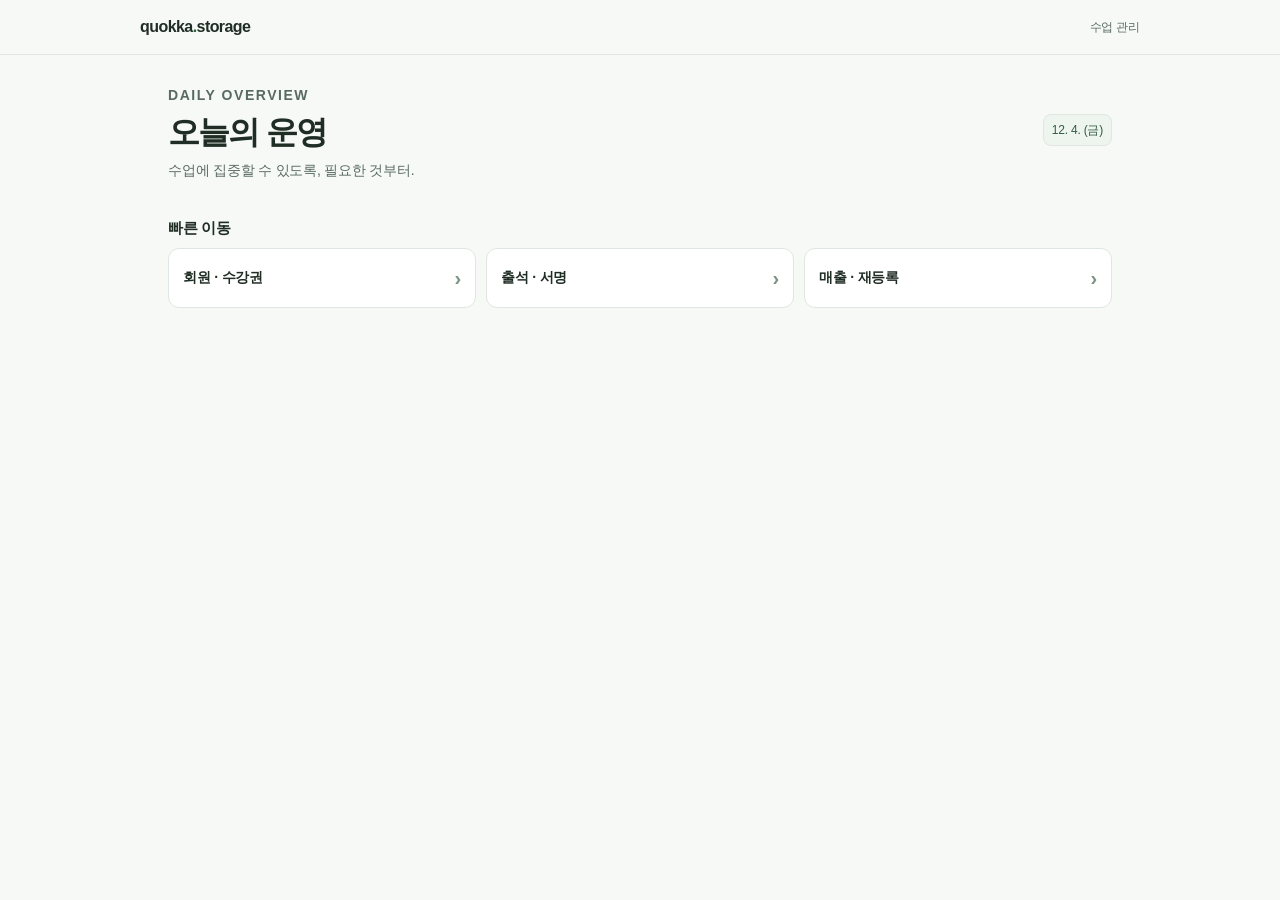
<file: index.html>
<!doctype html>
<html lang="ko">
<head>
  <meta charset="utf-8">
  <meta name="viewport" content="width=device-width,initial-scale=1,viewport-fit=cover">
  <meta name="theme-color" content="#f7f9f7">
  <meta name="description" content="Quokka Storage · 오늘의 수업, 목표, 재등록과 매출을 한곳에서 확인합니다.">
  <title>오늘의 운영 · Quokka Storage</title>
  <link rel="stylesheet" href="./assets/quokka-ui.css?v=date-shell-20261116">
  <link rel="stylesheet" href="./assets/home.css?v=home-20261121">
  <script defer src="./assets/quokka-ui.js?v=readable-20261013"></script>
</head>
<body class="q-home q-home-dashboard">
  <a class="skip-link" href="#main">본문으로 이동</a>
  <header class="app-header"><div class="header-inner"><a class="brand-name" href="./" aria-label="Quokka Storage 홈">quokka<em>.</em>storage</a><span class="workspace-label">수업 관리</span></div></header>
  <main class="wrap" id="main">
    <section class="home-intro" aria-label="오늘의 운영 안내">
      <div><p class="home-eyebrow">DAILY OVERVIEW</p><h1>오늘의 운영</h1><p>수업에 집중할 수 있도록, 필요한 것부터.</p></div>
      <time class="date" id="today"></time>
    </section>
    <section class="panel home-auth hide" id="authPanel" aria-labelledby="authTitle">
      <h2 id="authTitle">관리자 로그인</h2>
      <p class="sub">운영 정보는 관리자에게만 보여줘.</p>
      <form id="loginForm">
        <div class="field"><label for="homeEmail">이메일</label><input id="homeEmail" type="email" autocomplete="email" required></div>
        <div class="field"><label for="homePassword">비밀번호</label><input id="homePassword" type="password" autocomplete="current-password" required></div>
        <div class="auth-actions"><button class="btn primary" type="submit" id="homeLogin">로그인</button><a class="btn secondary" href="./attendance-manager/">출석 관리</a></div>
      </form>
      <p class="msg" id="homeAuthMsg" role="status"></p>
    </section>
    <section class="hide" id="homeApp" aria-label="운영 대시보드">
      <div class="home-toolbar"><span class="data-status" id="homeStatus" role="status" aria-live="polite">운영 정보 불러오는 중</span><div class="home-toolbar-actions"><button class="btn secondary" id="homeRefresh" type="button">새로고침</button><button class="btn secondary logout-action" id="homeLogout" type="button">로그아웃</button></div></div>
      <section class="home-card home-workload" aria-labelledby="workloadTitle">
        <div class="home-heading"><div><p class="home-eyebrow">MONTHLY GOAL</p><h2 id="workloadTitle">이번 달 수업 목표</h2><small>50분 1회 · 90분 1.5회 환산</small></div><button class="btn secondary" id="editGoal" type="button">목표 수정</button></div>
        <div class="home-workload-line"><strong id="workloadValue">—</strong><span id="goalValue">/ 목표 확인 중</span></div>
        <div class="home-progress" id="goalProgress" role="progressbar" aria-label="월간 환산 수업 목표 달성률" aria-valuemin="0" aria-valuemax="100" aria-valuenow="0"><span id="goalBar"></span></div>
        <div class="home-workload-foot"><span id="goalDetail">출석 기록을 계산하고 있어.</span><b id="goalRate">—</b></div>
        <p class="home-workload-note" id="workloadBreakdown">수강권 분할 차감은 한 수업으로 합산해.</p>
      </section>
      <div class="home-two-col">
        <section class="home-card" aria-labelledby="todayTitle">
          <div class="home-heading"><div><h2 id="todayTitle">오늘의 수업</h2><small>실제 출석과 남은 캘린더 예약</small></div><a class="home-link" href="./attendance-manager/">출석 관리 ›</a></div>
          <div class="home-mini-stats"><div class="home-mini-stat"><small>오늘 출석 완료</small><strong id="todayDone">—</strong></div><div class="home-mini-stat"><small>오늘 남은 예약</small><strong id="todayUpcoming">—</strong></div></div>
          <ul class="home-schedule" id="todaySchedule"><li class="home-empty">일정을 확인하고 있어.</li></ul>
          <p class="home-finance-note" id="calendarSyncInfo"></p>
        </section>
        <section class="home-card" aria-labelledby="taskTitle">
          <div class="home-heading"><div><h2 id="taskTitle">지금 확인할 일</h2><small>실제 데이터를 기준으로 정리했어</small></div></div>
          <div class="home-tasks" id="homeTasks"><p class="home-empty">확인할 항목을 불러오고 있어.</p></div>
        </section>
      </div>
      <section class="home-card home-finance" aria-labelledby="financeTitle">
        <div class="home-heading"><div><h2 id="financeTitle">이번 달 매출</h2><small>결제 등록액과 수업 소진액을 구분해</small></div><a class="home-link" href="./operations-dashboard/">운영 상세 ›</a></div>
        <div class="home-finance-grid">
          <div class="home-finance-tile"><small>수업 소진매출</small><strong id="homeConsumed">—</strong><p>출석·노쇼 차감에 따른 매출</p></div>
          <div class="home-finance-tile"><small>수강권 등록액</small><strong id="homeRegistered">—</strong><p>수강권에 입력된 결제일 기준 금액</p></div>
        </div>
        <p class="home-finance-note">※ 등록액은 실제 통장 입금액과 다를 수 있어. 미수금·부분입금은 아직 별도 확인이 필요해.</p>
      </section>
    </section>
    <section class="home-links" aria-labelledby="quickLinksTitle"><h2 id="quickLinksTitle">빠른 이동</h2><nav class="home-shortcuts" aria-label="관리 바로가기"><a href="./member-session-manager/"><span>회원 · 수강권</span><span aria-hidden="true">›</span></a><a href="./attendance-manager/"><span>출석 · 서명</span><span aria-hidden="true">›</span></a><a href="./operations-dashboard/"><span>매출 · 재등록</span><span aria-hidden="true">›</span></a></nav></section>
  </main>
  <div class="modal hide home-goal-modal" id="goalModal" role="dialog" aria-modal="true" aria-labelledby="goalTitle"><div class="sheet"><h2 id="goalTitle">월간 수업 목표</h2><p class="sub" id="goalMonthText">이번 달 목표를 설정해.</p><form id="goalForm"><div class="field"><label for="goalInput">목표 환산 횟수</label><input id="goalInput" type="number" inputmode="decimal" min="1" max="300" step="0.5" required></div><p class="hint">50분은 1회, 90분은 1.5회로 계산해.</p><div class="actions"><button class="btn secondary" type="button" id="goalCancel">취소</button><button class="btn primary" type="submit" id="goalSave">목표 저장</button></div><p class="msg" id="goalMsg" role="status"></p></form></div></div>
  <nav class="bottom" aria-label="하단 메뉴"><a href="./" aria-current="page"><svg aria-hidden="true" viewBox="0 0 24 24"><path d="m3 10 9-7 9 7v10H3zM9 20v-7h6v7"></path></svg>홈</a><a href="./member-session-manager/"><svg aria-hidden="true" viewBox="0 0 24 24"><circle cx="9" cy="8" r="3"></circle><path d="M3 20v-2a6 6 0 0 1 12 0v2M17 8h5M19.5 5.5v5"></path></svg>회원</a><a href="./attendance-manager/"><svg aria-hidden="true" viewBox="0 0 24 24"><rect height="17" rx="2" width="18" x="3" y="4"></rect><path d="M8 2v4M16 2v4M3 10h18m-12 5 2 2 4-4"></path></svg>출석</a><a href="./operations-dashboard/"><svg aria-hidden="true" viewBox="0 0 24 24"><path d="M4 20V10m5 10V5m5 15v-7m5 7V3"></path></svg>운영</a></nav>
  <script type="module" src="./assets/home.js?v=home-20261121"></script>
</body></html>
</file>
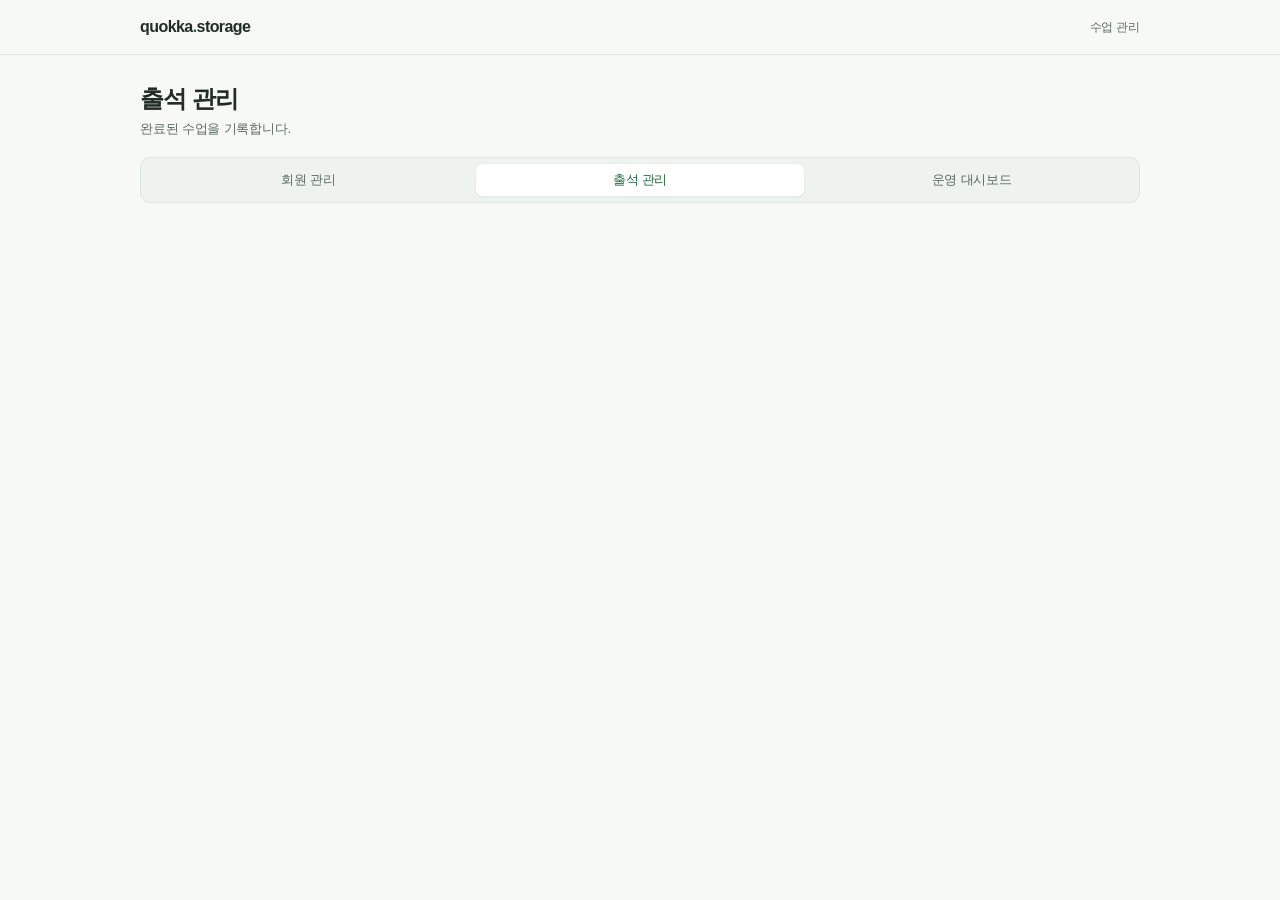
<file: attendance-manager/index.html>
<!doctype html><html lang="ko"><head><meta charset="utf-8"/><meta content="width=device-width,initial-scale=1,viewport-fit=cover" name="viewport"/><meta content="#f7f9f7" name="theme-color"/><title>출석 관리 · Quokka Storage</title><link href="../assets/quokka-ui.css?v=date-shell-20261116" rel="stylesheet"/><script defer="" src="../assets/quokka-ui.js?v=readable-20261013">
</script></head><body class="q-attendance"><a class="skip-link" href="#main">본문으로 이동</a><header class="app-header"><div class="header-inner"><a aria-label="Quokka Storage 홈" class="brand-name" href="../">quokka<em>.</em>storage</a><span class="workspace-label">수업 관리</span></div></header><main class="wrap" id="main"><section class="hero"><h1>출석 관리</h1><p>완료된 수업을 기록합니다.</p></section><nav aria-label="관리 메뉴" class="section-nav"><a href="../member-session-manager/"><span>회원 관리</span></a><a aria-current="page" href="../attendance-manager/"><span>출석 관리</span></a><a href="../operations-dashboard/"><span>운영 대시보드</span></a></nav><section class="panel auth hide" id="authPanel"><h2>관리자 로그인</h2><div class="field"><label for="email">이메일</label><input autocomplete="email" id="email" type="email"/></div><div class="field"><label for="password">비밀번호</label><input autocomplete="current-password" id="password" type="password"/></div><div class="field"><label for="setupCode">최초 설정 코드</label><input id="setupCode"/></div><div class="auth-actions"><button class="btn primary" id="loginBtn">로그인</button><button class="btn secondary" id="signupBtn">첫 계정 만들기</button></div><div class="msg" id="authMsg" role="status"></div></section><section class="panel hide" id="claimPanel"><h2>관리자 권한 연결</h2><p class="hint">최초 설정 코드를 입력해 관리자 권한을 연결합니다.</p><div class="field"><label for="claimCode">최초 설정 코드</label><input id="claimCode"/></div><button class="btn primary" id="claimBtn">관리자 권한 연결</button><div class="msg" id="claimMsg" role="status"></div></section><section class="hide" id="app"><div class="data-toolbar"><span aria-live="polite" class="data-status" id="dataStatus" role="status">정보 확인 중</span><div class="toolbar-actions"><button class="btn secondary" id="refreshData" type="button">새로고침</button><button class="btn secondary logout-action" id="logoutBtn">로그아웃</button></div></div><section class="summary"><div class="card"><small>기록 가능 회원</small><b id="memberCount">—</b></div><div class="card"><small>남은 수강량</small><b id="totalRemain">—</b></div><div class="card"><small>오늘 출석</small><b id="todayCount">—</b></div><div class="card"><small>오늘 노쇼</small><b id="todayNoShow">—</b></div></section><section class="panel"><div class="titleRow"><h2>수업 기록하기</h2></div><div class="members" id="members"></div></section><section class="panel"><div class="titleRow"><h2>최근 수업 기록</h2></div><div class="history" id="history"></div></section></section></main><div aria-labelledby="modalName" aria-modal="true" class="modal hide" id="signModal" role="dialog"><div class="sheet"><h2 id="modalName">수업 확인 서명</h2><div class="sub" id="modalMeta"></div><div class="field hide" id="durationField"><label for="durationSelect">오늘 수업시간</label><select id="durationSelect"></select><div class="minuteHint">선택한 시간만큼 잔여 분에서 차감됩니다.</div></div><div class="field"><label for="attendedAt">출석 일시</label><div class="dateInputShell"><input id="attendedAt" type="datetime-local"/></div></div><div class="sigWrap"><p class="sigLabel">회원님이 아래 칸에 직접 서명해 주세요.</p><canvas aria-label="출석 확인 서명 칸" id="sigCanvas"></canvas></div><div class="modalActions"><button class="btn secondary" id="clearSig">다시 쓰기</button><button class="btn secondary" id="cancelSig">취소</button><button class="btn primary" id="saveSig">서명 완료</button></div></div></div><div aria-labelledby="noShowName" aria-modal="true" class="modal hide" id="noShowModal" role="dialog"><div class="sheet"><h2 id="noShowName">노쇼 기록</h2><div class="sub" id="noShowMeta"></div><div class="notice noShowNotice">노쇼는 출석 횟수에 포함되지 않지만, 수강권은 차감됩니다.</div><div class="field hide" id="noShowDurationField"><label for="noShowDuration">예약된 수업시간</label><select id="noShowDuration"></select></div><div class="field"><label for="noShowAt">노쇼 일시</label><div class="dateInputShell"><input id="noShowAt" type="datetime-local"/></div></div><div class="auth-actions"><button class="btn secondary" id="cancelNoShow">닫기</button><button class="btn danger" id="saveNoShow">노쇼 저장 · 차감</button></div></div></div><div aria-labelledby="cancelName" aria-modal="true" class="modal hide" id="cancelModal" role="dialog"><div class="sheet"><h2 id="cancelName">수업 취소 기록</h2><div class="sub" id="cancelMeta"></div><div class="notice cancelNotice">취소는 수강권을 차감하지 않습니다. 기록만 남습니다.</div><div class="field hide" id="cancelDurationField"><label for="cancelDuration">예약 수업시간</label><select id="cancelDuration"></select></div><div class="field"><label for="cancelAt">취소 일시</label><div class="dateInputShell"><input id="cancelAt" type="datetime-local"/></div></div><div class="field"><label for="cancelNote">메모 · 선택</label><textarea id="cancelNote" placeholder="예: 업무 일정, 당일 취소"></textarea></div><div class="auth-actions"><button class="btn secondary" id="closeCancel">닫기</button><button class="btn cancelBtn" id="saveCancel">취소 기록 저장</button></div></div></div><div aria-labelledby="viewTitle" aria-modal="true" class="modal hide" id="viewModal" role="dialog"><div class="sheet"><h2 id="viewTitle">서명 확인</h2><div class="sub" id="viewMeta"></div><div class="sigWrap"><canvas aria-label="저장된 서명" id="viewCanvas"></canvas></div><button class="btn primary" id="closeView">닫기</button></div></div><div class="toast" id="toast" role="status"></div><nav aria-label="하단 메뉴" class="bottom"><a href="../"><svg aria-hidden="true" viewBox="0 0 24 24"><path d="m3 10 9-7 9 7v10H3zM9 20v-7h6v7"></path></svg>홈</a><a href="../member-session-manager/"><svg aria-hidden="true" viewBox="0 0 24 24"><circle cx="9" cy="8" r="3"></circle><path d="M3 20v-2a6 6 0 0 1 12 0v2M17 8h5M19.5 5.5v5"></path></svg>회원</a><a aria-current="page" href="../attendance-manager/"><svg aria-hidden="true" viewBox="0 0 24 24"><rect height="17" rx="2" width="18" x="3" y="4"></rect><path d="M8 2v4M16 2v4M3 10h18m-12 5 2 2 4-4"></path></svg>출석</a><a href="../operations-dashboard/"><svg aria-hidden="true" viewBox="0 0 24 24"><path d="M4 20V10m5 10V5m5 15v-7m5 7V3"></path></svg>운영</a></nav><script src="../assets/attendance.js?v=sign-ui-20261116" type="module">
</script></body></html>
</file>
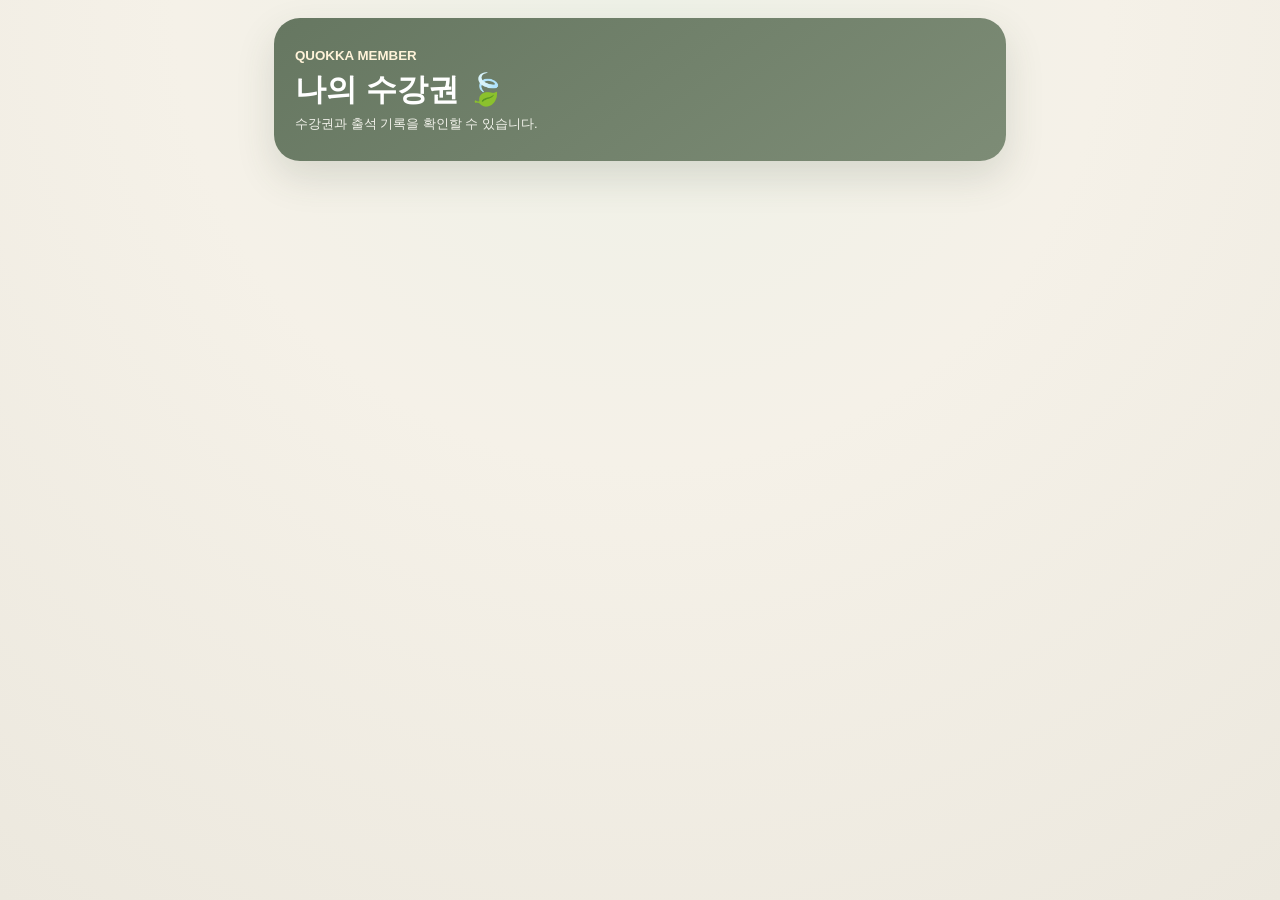
<file: member-portal/index.html>
<!doctype html>
<html lang="ko"><head><meta charset="utf-8"><meta name="viewport" content="width=device-width,initial-scale=1,viewport-fit=cover"><meta name="theme-color" content="#667761"><meta name="referrer" content="strict-origin"><title>Quokka Member 🍃</title>
<style>
:root{--paper:#FFFDF8;--brand:#667761;--brand2:#7D8C76;--brand3:#55654F;--ink:#233126;--muted:#6F776F;--line:#DCD6CC;--soft:#EDF2EA;--blue:#2F6F8F;--danger:#9A4B45}*{box-sizing:border-box}body{margin:0;min-height:100vh;background:radial-gradient(circle at 50% 0,#EEF1E7 0,#F5F1E8 42%,#ECE8DE 100%);font-family:-apple-system,BlinkMacSystemFont,"Apple SD Gothic Neo","Noto Sans KR",sans-serif;color:var(--ink)}button,input{font:inherit}.wrap{max-width:760px;margin:auto;padding:18px 14px 56px}.hero{background:linear-gradient(145deg,var(--brand),var(--brand2));color:white;padding:28px 21px;border-radius:26px;box-shadow:0 16px 38px rgba(59,74,56,.15)}.hero small{font-weight:900;color:#FFF3D9}.hero h1{margin:5px 0 4px;font-size:31px}.hero p{margin:0;color:#F3F3EC;font-size:13px}.panel{margin-top:12px;background:var(--paper);border:1px solid var(--line);border-radius:20px;padding:17px;box-shadow:0 9px 24px rgba(68,79,64,.05)}.hide{display:none!important}.login h2,.panel h2{margin:0 0 11px;font-size:20px}.field{display:grid;gap:6px;margin:10px 0}.field label{font-size:12px;color:var(--muted);font-weight:800}.field input{width:100%;padding:13px;border:1px solid var(--line);border-radius:12px;background:white;font-size:18px;letter-spacing:.08em}.btn{border:0;border-radius:12px;padding:12px 14px;font-weight:900;cursor:pointer}.primary{background:var(--brand);color:white}.msg{min-height:20px;color:var(--danger);font-size:13px;margin-top:8px}.memberHead{display:flex;justify-content:space-between;align-items:flex-start;gap:12px}.memberHead h2{font-size:25px;margin:0}.memberHead small{color:var(--muted)}.headBtns{display:flex;gap:6px;flex-wrap:wrap;justify-content:flex-end}.badge{padding:6px 9px;border-radius:999px;background:var(--soft);color:var(--brand3);font-size:12px;font-weight:900}.logout{padding:6px 9px;border-radius:999px;background:white;color:var(--muted);border:1px solid var(--line);font-size:11px;font-weight:800}.passCard{margin-top:12px;border:1px solid var(--line);border-radius:18px;padding:16px;background:#FCFBF7}.passTop{display:flex;justify-content:space-between;gap:12px;align-items:start}.passName{font-size:19px;font-weight:900}.passDate{font-size:12px;color:var(--muted);margin-top:4px}.amount{font-weight:900;color:#19324A;white-space:nowrap}.progressText{display:flex;justify-content:space-between;gap:10px;margin-top:16px;font-size:13px}.progressText b{color:var(--blue)}.track{height:10px;border-radius:999px;background:#E8E5DE;overflow:hidden;margin-top:7px}.fill{height:100%;background:linear-gradient(90deg,var(--brand),var(--brand2));border-radius:999px}.stats{display:grid;grid-template-columns:repeat(3,1fr);gap:8px;margin-top:12px}.stat{padding:12px;border:1px solid var(--line);border-radius:14px;background:var(--paper)}.stat small{display:block;color:var(--muted);font-size:11px}.stat b{display:block;margin-top:3px;font-size:18px;color:#19324A}.sharedNote{margin-top:10px;padding:10px 11px;border-radius:12px;background:#F2F5F0;color:var(--brand3);font-size:12px;font-weight:800}.titleRow{display:flex;align-items:end;justify-content:space-between;gap:10px}.titleRow h2{margin:0}.titleRow small{color:var(--muted)}.history,.payments{display:grid;gap:8px;margin-top:12px}.hist{display:grid;grid-template-columns:1fr auto;gap:10px;align-items:center;padding:12px;border:1px solid var(--line);border-radius:14px;background:#FCFBF7}.hist b{font-size:15px}.meta{font-size:12px;color:var(--muted);margin-top:3px}.mini{padding:8px 10px;border-radius:10px;border:1px solid var(--line);background:white;color:var(--brand);font-size:12px;font-weight:900}.empty{padding:18px;text-align:center;color:var(--muted);font-size:13px;border:1px dashed var(--line);border-radius:14px}.pay{padding:12px;border:1px solid var(--line);border-radius:14px;background:#FCFBF7}.payTop{display:flex;justify-content:space-between;gap:10px}.payAmt{font-weight:900;color:#19324A}.privacy{margin-top:14px;text-align:center;color:#92988F;font-size:11px;line-height:1.6}.modal{position:fixed;inset:0;background:rgba(24,36,28,.46);display:grid;place-items:end center;padding:12px;z-index:50}.sheet{width:min(680px,100%);max-height:90vh;overflow:auto;background:var(--paper);border-radius:24px;padding:18px}.sigWrap{border:1px solid var(--line);border-radius:16px;overflow:hidden;background:white;margin-top:12px}canvas{display:block;width:100%;height:240px;background:white}@media(max-width:560px){.stats{grid-template-columns:1fr 1fr 1fr}.stat{padding:10px}.stat b{font-size:16px}.hist{grid-template-columns:1fr}.hero h1{font-size:28px}}
</style></head>
<body><main class="wrap"><section class="hero"><small>QUOKKA MEMBER</small><h1>나의 수강권 🍃</h1><p>수강권과 출석 기록을 확인할 수 있습니다.</p></section><section id="invalid" class="panel hide"><h2>개인 링크가 필요합니다</h2><div class="meta">전달받은 회원 전용 링크로 접속해 주세요.</div></section><section id="checking" class="panel hide"><h2>회원 페이지 확인 중</h2><div class="meta">등록된 기기를 확인하고 있습니다.</div></section><section id="login" class="panel login hide"><h2>회원 확인</h2><div class="meta">처음 한 번만 PIN 6자리를 입력해 주세요.</div><div class="field"><label>PIN</label><input id="pin" type="password" inputmode="numeric" maxlength="6" autocomplete="one-time-code" placeholder="6자리 PIN"></div><button id="enter" class="btn primary" style="width:100%">내 페이지 보기</button><div id="msg" class="msg"></div></section><section id="app" class="hide"><section class="panel"><div class="memberHead"><div><h2 id="name">회원님</h2><small>MY MEMBERSHIP</small></div><div class="headBtns"><span class="badge">조회 전용</span><button id="logoutDevice" class="logout">이 기기 로그아웃</button></div></div><div id="current"></div></section><section class="panel"><div class="titleRow"><h2>출석 기록</h2><small id="histCount">0회</small></div><div id="history" class="history"></div></section><section class="panel"><div class="titleRow"><h2>결제 이력</h2><small>수강권 회차별 기록</small></div><div id="payments" class="payments"></div></section><div class="privacy">회원 본인의 수강권 및 출석 기록만 표시됩니다.<br>수정이 필요한 경우 담당자에게 문의해 주세요.</div></section></main>
<div id="sigModal" class="modal hide"><div class="sheet"><h2 id="sigTitle">서명 확인</h2><div id="sigMeta" class="meta"></div><div class="sigWrap"><canvas id="sigCanvas"></canvas></div><button id="closeSig" class="btn primary" style="width:100%;margin-top:12px">닫기</button></div></div>
<script type="module">
import{createClient}from'https://esm.sh/@supabase/supabase-js@2';const URL='https://bspzgodfoekodysjnsrn.supabase.co',KEY='sb_publishable_7JqWs7VbtXMBP_6e_NJnLw_b7yTnShf',sb=createClient(URL,KEY),$=s=>document.querySelector(s);const token=decodeURIComponent(location.hash.slice(1));let data=null,currentSig=null;const deviceKey='qm_device_'+token,won=v=>Number(v||0).toLocaleString('ko-KR')+'원',date=v=>String(v||'').replaceAll('-','.'),dt=v=>new Intl.DateTimeFormat('ko-KR',{year:'numeric',month:'2-digit',day:'2-digit',hour:'2-digit',minute:'2-digit',hour12:false}).format(new Date(v));function newSecret(){const a=new Uint8Array(32);crypto.getRandomValues(a);return Array.from(a,b=>b.toString(16).padStart(2,'0')).join('')}function getDevice(){try{return localStorage.getItem(deviceKey)||''}catch{return''}}function saveDevice(v){try{localStorage.setItem(deviceKey,v);return true}catch{return false}}function clearDevice(){try{localStorage.removeItem(deviceKey)}catch{}}function showLogin(msg=''){$('#checking').classList.add('hide');$('#app').classList.add('hide');$('#login').classList.remove('hide');$('#msg').textContent=msg}function showApp(d){data=d;$('#checking').classList.add('hide');$('#login').classList.add('hide');$('#app').classList.remove('hide');render()}
async function boot(){if(!token){$('#invalid').classList.remove('hide');return}const secret=getDevice();if(!secret){showLogin();return}$('#checking').classList.remove('hide');const{data:d,error}=await sb.rpc('member_portal_data_device',{p_token:token,p_device_secret:secret});if(!error&&d?.ok){showApp(d);return}clearDevice();showLogin('보안을 위해 PIN을 다시 확인해 주세요.')}async function enter(){const pin=$('#pin').value.trim();if(!/^\d{6}$/.test(pin)){$('#msg').textContent='PIN 6자리를 입력해 주세요.';return}const b=$('#enter');b.disabled=true;const secret=newSecret(),{data:d,error}=await sb.rpc('member_portal_login',{p_token:token,p_pin:pin,p_device_secret:secret});b.disabled=false;if(error||!d?.ok){$('#msg').textContent='PIN이 맞지 않거나 사용할 수 없는 링크입니다.';return}saveDevice(secret);showApp(d)}async function logoutDevice(){const secret=getDevice();if(secret)await sb.rpc('member_portal_logout_device',{p_token:token,p_device_secret:secret});clearDevice();data=null;$('#pin').value='';showLogin('이 기기의 자동 로그인이 해제되었습니다.')}$('#enter').onclick=enter;$('#pin').addEventListener('keydown',e=>{if(e.key==='Enter')enter()});$('#logoutDevice').onclick=logoutDevice;
function render(){const m=data.member,cp=data.current_pass,passes=data.passes||[],hist=data.history||[];$('#name').textContent=m.name+'님';$('#histCount').textContent='총 '+hist.length+'회';renderCurrent(cp);renderHistory(hist);renderPayments(passes)}
function renderCurrent(p){const box=$('#current');if(!p){box.innerHTML='<div class="empty" style="margin-top:12px">현재 사용 가능한 수강권이 없습니다.</div>';return}const minute=p.unit_type==='minute',shared=Number(p.member_count)>1,used=minute?Number(p.used_minutes||0):Number(p.used_sessions||0),mine=minute?Number(p.personal_used_minutes||0):Number(p.personal_used||0),total=minute?Number(p.total_minutes||0):Number(p.total_sessions||0),remain=minute?Number(p.remaining_minutes||0):Number(p.remaining_sessions||0),pct=total?Math.min(100,Math.round(used/total*100)):0,unit=minute?'분':'회',lesson=minute?'50·90분':p.minutes+'분';box.innerHTML='<div class="passCard"><div class="passTop"><div><div class="passName">'+lesson+' · '+p.label+'</div><div class="passDate">'+p.purchase_round+'회차 : '+date(p.purchased_on)+'</div></div><div class="amount">'+won(p.amount_won)+'</div></div><div class="progressText"><span>'+(minute?'사용 시간':shared?'공유권 사용':'진행 횟수')+'</span><b>'+used+' / '+total+unit+'</b></div><div class="track"><div class="fill" style="width:'+pct+'%"></div></div><div class="stats"><div class="stat"><small>'+(minute?'나의 사용':shared?'나의 출석':'진행 횟수')+'</small><b>'+mine+unit+'</b></div><div class="stat"><small>남은 '+(minute?'시간':'횟수')+'</small><b>'+remain+unit+'</b></div><div class="stat"><small>결제 금액</small><b style="font-size:14px">'+won(p.amount_won)+'</b></div></div>'+(shared?'<div class="sharedNote">공유 수강권입니다. 잔여량은 함께 사용하는 전체 수강권 기준입니다.</div>':'')+'</div>'}
function renderHistory(hist){const box=$('#history');box.innerHTML='';if(!hist.length){box.innerHTML='<div class="empty">아직 출석 기록이 없습니다.</div>';return}hist.forEach(h=>{const el=document.createElement('div');el.className='hist';el.innerHTML='<div><b>'+h.purchase_round+'회차 수강권 · 출석 '+h.personal_session_no+'회</b><div class="meta">'+dt(h.attended_at)+' · '+h.minutes+'분</div></div><button class="mini">서명 확인</button>';el.querySelector('button').onclick=()=>showSig(h);box.appendChild(el)})}
function renderPayments(ps){const box=$('#payments');box.innerHTML='';if(!ps.length){box.innerHTML='<div class="empty">결제 이력이 없습니다.</div>';return}ps.forEach(p=>{const minute=p.unit_type==='minute',shared=Number(p.member_count)>1,used=minute?Number(p.used_minutes||0):Number(p.used_sessions||0),mine=minute?Number(p.personal_used_minutes||0):Number(p.personal_used||0),remain=minute?Number(p.remaining_minutes||0):Number(p.remaining_sessions||0),total=minute?Number(p.total_minutes||0):Number(p.total_sessions||0),unit=minute?'분':'회',lesson=minute?'50·90분':p.minutes+'분',el=document.createElement('div');el.className='pay';el.innerHTML='<div class="payTop"><div><b>'+p.purchase_round+'회차 : '+date(p.purchased_on)+'</b><div class="meta">'+lesson+' · '+p.label+'</div></div><div class="payAmt">'+won(p.amount_won)+'</div></div><div class="meta" style="margin-top:8px">'+(minute?'사용 '+used+'/'+total+'분 · 남음 '+remain+'분':shared?'나의 출석 '+mine+'회 · 공유권 사용 '+used+'/'+total+'회 · 남음 '+remain+'회':'진행 '+used+'/'+total+'회 · 남음 '+remain+'회')+'</div>';box.appendChild(el)})}
const canvas=$('#sigCanvas'),ctx=canvas.getContext('2d');function fit(){const r=canvas.getBoundingClientRect(),d=devicePixelRatio||1;canvas.width=Math.round(r.width*d);canvas.height=Math.round(r.height*d);ctx.setTransform(d,0,0,d,0,0);ctx.lineCap='round';ctx.lineJoin='round';ctx.lineWidth=2.2;ctx.strokeStyle='#24362A'}function draw(sig){fit();ctx.clearRect(0,0,canvas.clientWidth,canvas.clientHeight);(sig?.strokes||[]).forEach(s=>{if(!s.length)return;ctx.beginPath();s.forEach((p,i)=>{const x=p[0]*canvas.clientWidth,y=p[1]*canvas.clientHeight;i?ctx.lineTo(x,y):ctx.moveTo(x,y)});ctx.stroke()})}function showSig(h){currentSig=h.signature;$('#sigTitle').textContent='출석 '+h.personal_session_no+'회 서명';$('#sigMeta').textContent=dt(h.attended_at)+' · '+h.minutes+'분';$('#sigModal').classList.remove('hide');requestAnimationFrame(()=>draw(currentSig))}$('#closeSig').onclick=()=>{$('#sigModal').classList.add('hide');currentSig=null};window.addEventListener('resize',()=>{if(currentSig&&!$('#sigModal').classList.contains('hide'))draw(currentSig)});boot();
</script></body></html>
</file>
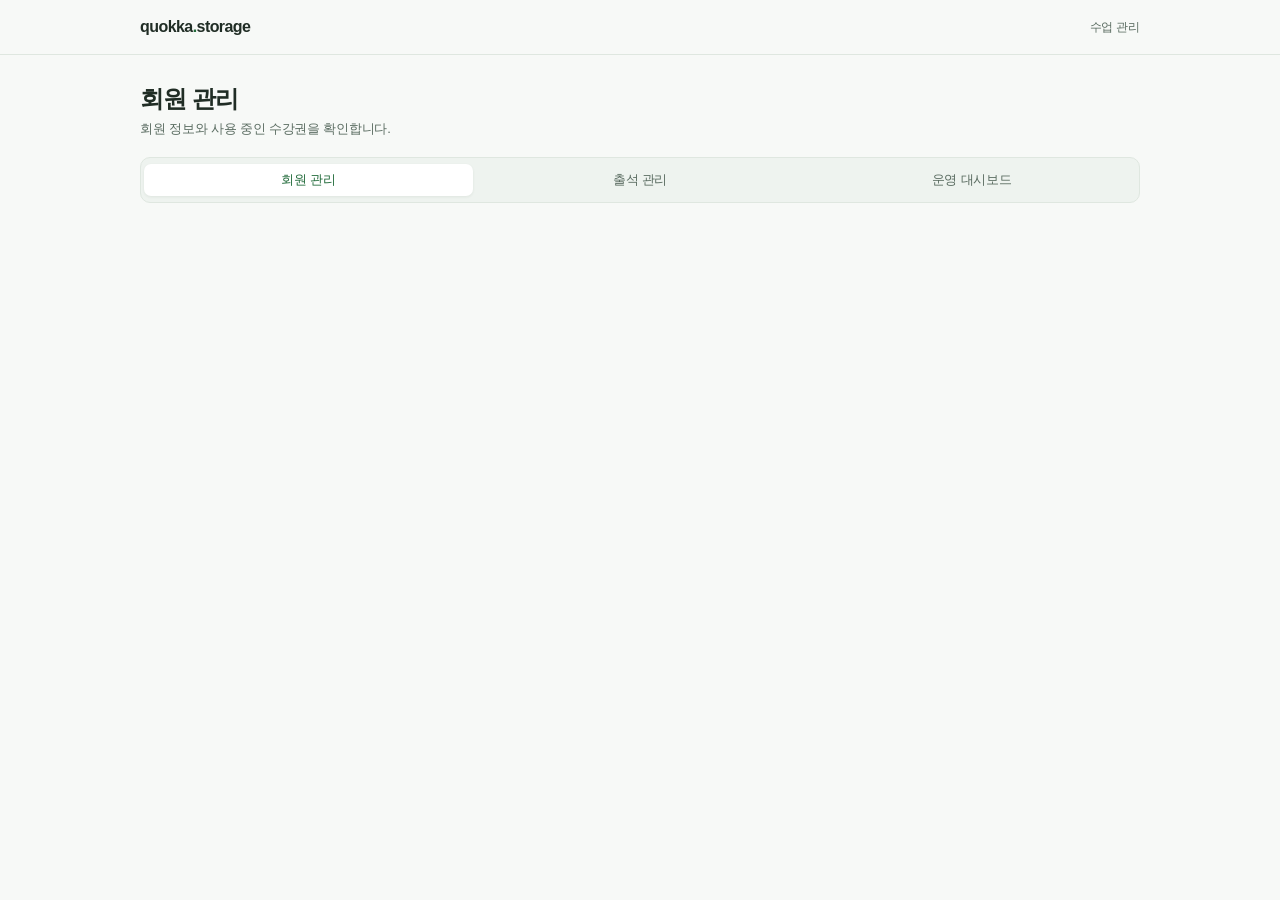
<file: member-session-manager/index.html>
<!doctype html><html lang="ko"><head><meta charset="utf-8"/><meta content="width=device-width,initial-scale=1,viewport-fit=cover" name="viewport"/><meta content="#f7f9f7" name="theme-color"/><title>회원 관리 · Quokka Storage</title><link href="../assets/quokka-ui.css?v=date-shell-20261116" rel="stylesheet"/><script defer="" src="../assets/quokka-ui.js?v=readable-20261013">
</script></head><body class="q-member"><a class="skip-link" href="#main">본문으로 이동</a><header class="app-header"><div class="header-inner"><a aria-label="Quokka Storage 홈" class="brand-name" href="../">quokka<em>.</em>storage</a><span class="workspace-label">수업 관리</span></div></header><main class="wrap" id="main"><section class="hero"><h1>회원 관리</h1><p>회원 정보와 사용 중인 수강권을 확인합니다.</p></section><nav aria-label="관리 메뉴" class="section-nav"><a aria-current="page" href="../member-session-manager/"><span>회원 관리</span></a><a href="../attendance-manager/"><span>출석 관리</span></a><a href="../operations-dashboard/"><span>운영 대시보드</span></a></nav><section class="panel auth hide" id="authPanel"><h2>관리자 로그인</h2><div class="field"><label for="email">이메일</label><input autocomplete="email" id="email" type="email"/></div><div class="field"><label for="password">비밀번호</label><input autocomplete="current-password" id="password" type="password"/></div><div class="auth-actions"><button class="btn primary" id="loginBtn">로그인</button><a class="btn secondary" href="../">홈으로</a></div><div class="msg" id="authMsg" role="status"></div></section><section class="hide" id="app"><div class="data-toolbar"><span aria-live="polite" class="data-status" id="dataStatus" role="status">정보 확인 중</span><div class="toolbar-actions"><button class="btn secondary" id="refreshData" type="button">새로고침</button><button class="btn secondary logout-action" id="logoutBtn">로그아웃</button></div></div><section class="summary"><div class="card"><small>운영중</small><b id="opCount">—</b></div><div class="card"><small>등록 예정</small><b id="upCount">—</b></div></section><section class="panel"><div class="titleRow"><h2>회원 목록</h2><button class="btn primary" id="addBtn">+ 회원 추가</button></div><div class="toolbar"><input aria-label="회원 이름 검색" id="q" placeholder="이름 검색"/><select aria-label="회원 상태" id="statusFilter"><option value="active">현재 회원</option><option value="all">전체</option><option value="operating">운영중</option><option value="upcoming">예정</option><option value="paused">휴식</option><option value="ended">종료</option></select></div><div class="members" id="members"></div></section></section></main><div aria-labelledby="memberModalTitle" aria-modal="true" class="modal hide" id="memberModal" role="dialog"><div class="sheet"><h2 id="memberModalTitle">회원 정보 수정</h2><p class="sub">목표 빈도와 상태는 운영 통계에 반영됩니다.</p><input id="memberId" type="hidden"/><div class="field"><label for="mName">회원명</label><input id="mName"/></div><div class="grid2"><div class="field"><label for="mStatus">상태</label><select id="mStatus"><option value="operating">운영중</option><option value="upcoming">등록 예정</option><option value="paused">휴식</option><option value="ended">종료</option></select></div><div class="field"><label for="mStart">시작 예정일</label><input id="mStart" type="date"/></div></div><div class="grid2"><div class="field"><label for="mMinutes">기본 수업시간</label><select id="mMinutes"><option value="">미정</option><option value="50">50분</option><option value="90">90분</option></select></div><div class="field"><label for="mWeekly">목표 수업 빈도</label><select id="mWeekly"><option value="">미정</option><option value="0.5">2주 1회</option><option value="1">주 1회</option><option value="2">주 2회</option><option value="3">주 3회</option></select></div></div><div class="field"><label for="mNotes">메모</label><textarea id="mNotes" placeholder="예: 복귀 예정일, 일정 변경"></textarea></div><div class="actions"><button class="btn secondary" id="cancelMember">취소</button><button class="btn primary" id="saveMember">저장</button></div><div class="msg" id="memberMsg" role="status"></div></div></div><div aria-labelledby="passTitle" aria-modal="true" class="modal hide" id="passModal" role="dialog"><div class="sheet"><h2 id="passTitle">수강권 등록</h2><div class="sub" id="passSub"></div><input id="passMemberId" type="hidden"/><div class="grid2"><div class="field"><label for="pType">수강권 종류</label><select id="pType"><option value="session">횟수권</option><option value="shared">공유권</option><option value="minute">분 단위권</option></select></div><div class="field"><label for="pMinutes">기본 수업시간</label><select id="pMinutes"><option value="50">50분</option><option value="90">90분</option></select></div></div><div class="grid2"><div class="field"><label for="pUnits" id="unitsLabel">총 횟수</label><input id="pUnits" inputmode="numeric" placeholder="10" type="number"/></div><div class="field"><label for="pAmount">결제금액</label><input id="pAmount" inputmode="numeric" placeholder="500000" type="number"/></div></div><div class="grid2"><div class="field"><label for="pDate">결제일</label><input id="pDate" type="date"/></div><div class="field"><label for="pLabel">표시명 · 선택</label><input id="pLabel" placeholder="10회권"/></div></div><div class="field"><label for="pShared">함께 사용할 회원</label><select aria-label="공유 수강권 회원" id="pShared" multiple="" size="4"></select><small>같은 수강권을 공유합니다. 결제금액은 한 번만 집계합니다.</small></div><div class="field"><label for="pPaid"><input id="pPaid" type="checkbox"/>실제 결제를 확인했습니다</label></div><div class="actions"><button class="btn secondary" id="cancelPass">취소</button><button class="btn primary" id="savePass">수강권 등록</button></div><div class="msg" id="passMsg" role="status"></div></div></div><div aria-labelledby="historyTitle" aria-modal="true" class="modal hide" id="historyModal" role="dialog"><div class="sheet historySheet"><div class="titleRow"><div><h2 id="historyTitle">회원 출석 이력</h2><p class="sub">출석 · 노쇼 · 취소와 수강권 차감 내역</p></div><button class="btn secondary" id="closeHistory" type="button">닫기</button></div><div class="historyFilters"><div class="field"><label for="historyMonth">조회 월</label><div class="dateInputShell"><input id="historyMonth" type="month"/></div></div><button class="btn secondary" id="historyAll" type="button">전체 기간</button></div><div class="msg" id="historyMsg" role="status" aria-live="polite"></div><div class="historyMetrics" id="historySummary"></div><div class="historyRecords" id="historyRows"></div></div></div><nav aria-label="하단 메뉴" class="bottom"><a href="../"><svg aria-hidden="true" viewBox="0 0 24 24"><path d="m3 10 9-7 9 7v10H3zM9 20v-7h6v7"></path></svg>홈</a><a aria-current="page" href="../member-session-manager/"><svg aria-hidden="true" viewBox="0 0 24 24"><circle cx="9" cy="8" r="3"></circle><path d="M3 20v-2a6 6 0 0 1 12 0v2M17 8h5M19.5 5.5v5"></path></svg>회원</a><a href="../attendance-manager/"><svg aria-hidden="true" viewBox="0 0 24 24"><rect height="17" rx="2" width="18" x="3" y="4"></rect><path d="M8 2v4M16 2v4M3 10h18m-12 5 2 2 4-4"></path></svg>출석</a><a href="../operations-dashboard/"><svg aria-hidden="true" viewBox="0 0 24 24"><path d="M4 20V10m5 10V5m5 15v-7m5 7V3"></path></svg>운영</a></nav><script src="../assets/member.js?v=history-20261116" type="module">
</script></body></html>
</file>
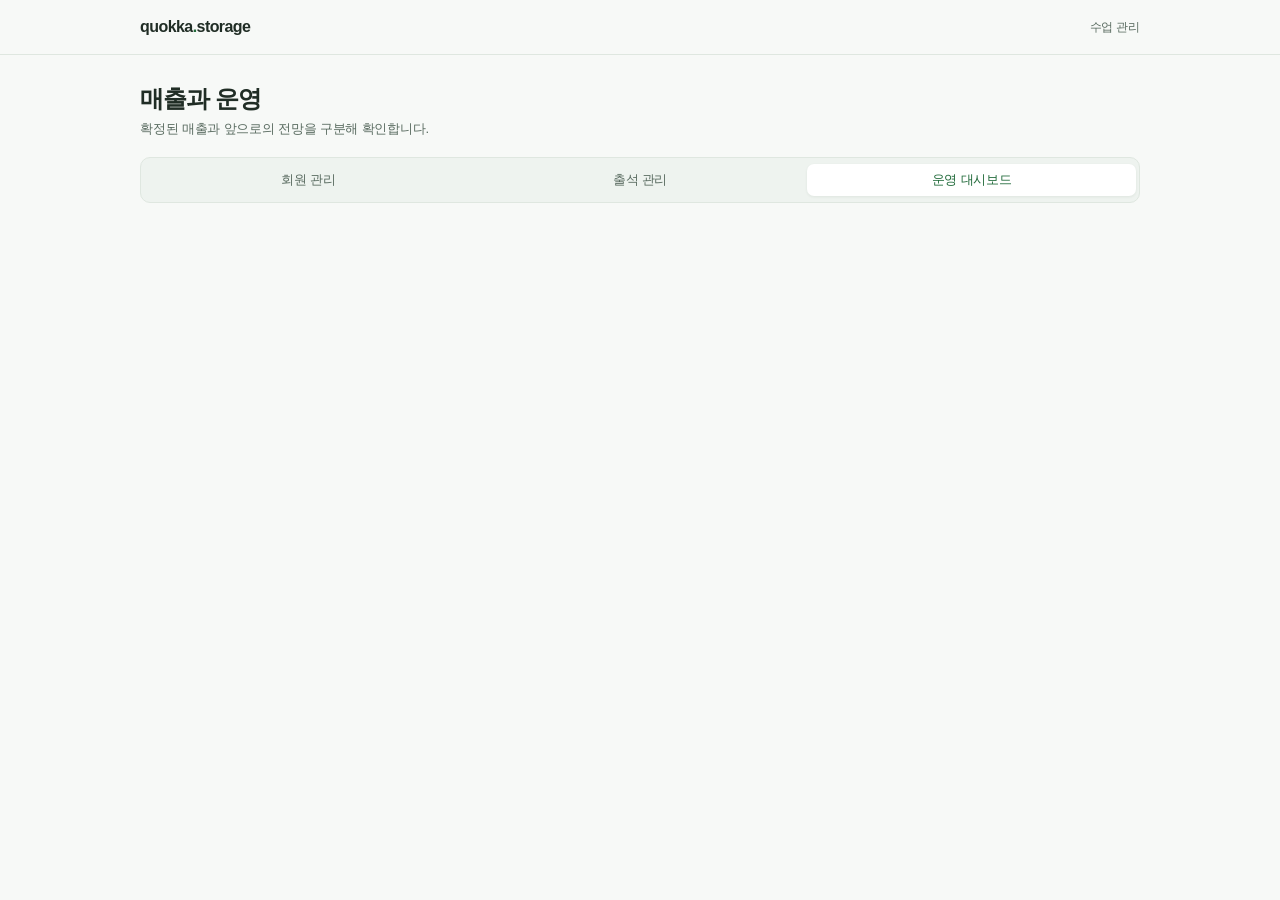
<file: operations-dashboard/index.html>
<!doctype html><html lang="ko"><head><meta charset="utf-8"/><meta content="width=device-width,initial-scale=1,viewport-fit=cover" name="viewport"/><meta content="#f7f9f7" name="theme-color"/><title>매출과 운영 · Quokka Storage</title><link href="../assets/quokka-ui.css?v=readable-20261013" rel="stylesheet"/><script defer="" src="../assets/quokka-ui.js?v=readable-20261013">
</script></head><body class="q-operations"><a class="skip-link" href="#main">본문으로 이동</a><header class="app-header"><div class="header-inner"><a aria-label="Quokka Storage 홈" class="brand-name" href="../">quokka<em>.</em>storage</a><span class="workspace-label">수업 관리</span></div></header><main class="wrap" id="main"><section class="hero"><h1>매출과 운영</h1><p>확정된 매출과 앞으로의 전망을 구분해 확인합니다.</p></section><nav aria-label="관리 메뉴" class="section-nav"><a href="../member-session-manager/"><span>회원 관리</span></a><a href="../attendance-manager/"><span>출석 관리</span></a><a aria-current="page" href="../operations-dashboard/"><span>운영 대시보드</span></a></nav><section class="panel auth hide" id="auth"><h2>관리자 로그인</h2><div class="field"><label for="email">이메일</label><input autocomplete="email" id="email" type="email"/></div><div class="field"><label for="pw">비밀번호</label><input autocomplete="current-password" id="pw" type="password"/></div><div class="auth-actions"><button class="btn primary" id="login">로그인</button><a class="btn secondary" href="../">홈으로</a></div><div class="msg" id="authMsg" role="status"></div></section><section class="hide" id="app"><div class="data-toolbar"><span aria-live="polite" class="data-status" id="dataStatus" role="status">정보 확인 중</span><div class="toolbar-actions"><button class="btn secondary" id="refreshData" type="button">새로고침</button><button class="btn secondary logout-action" id="logout">로그아웃</button></div></div><div class="monthbar"><div class="monthTitle" id="monthTitle"></div><div class="nav"><button aria-label="이전 달" class="btn secondary" id="prev">‹</button><button class="btn secondary" id="now">이번 달</button><button aria-label="다음 달" class="btn secondary" id="next">›</button></div></div><section aria-label="선택 월 매출" class="summary main-metrics"><div class="card"><small>소진매출</small><b id="actualWon">—</b></div><div class="card"><small>결제매출</small><b id="paymentsWon">—</b></div></section><nav aria-label="대시보드 상세 보기" class="q-ops-tabs" role="tablist"><button aria-controls="view-overview" aria-selected="true" data-view="overview" id="tab-overview" role="tab" tabindex="0" type="button"><span>요약</span></button><button aria-controls="view-sessions" aria-selected="false" data-view="sessions" id="tab-sessions" role="tab" tabindex="-1" type="button"><span>수업</span></button><button aria-controls="view-renewals" aria-selected="false" data-view="renewals" id="tab-renewals" role="tab" tabindex="-1" type="button"><span>재등록</span></button><button aria-controls="view-finance" aria-selected="false" data-view="finance" id="tab-finance" role="tab" tabindex="-1" type="button"><span>재무</span></button></nav><div aria-labelledby="tab-overview" id="view-overview" role="tabpanel" tabindex="0"><section class="panel outlook" id="quokkaExtras"><div class="titleRow"><h2>월말 소진매출 전망</h2><small id="asof"></small></div><span class="badge">추정</span><b class="forecast-value" id="extraRealistic">—</b><p class="hint">현재 계산식에 따른 예상치입니다. 확정 매출과 구분해 보세요.</p><details class="details"><summary>예약·목표 기준 비교</summary><dl class="key-values"><div><dt>현재 소진 + 남은 예약</dt><dd id="extraBooked">—</dd></div><div><dt>목표 빈도 유지 시</dt><dd id="extraTarget">—</dd></div></dl><p class="hint" id="range"></p><p class="hint">목표 기준은 정상 한 달의 소진능력이며, 보장 매출이 아닙니다.</p></details></section><section class="panel"><div class="titleRow"><h2>운영 성과</h2></div><div class="metrics"><div class="card"><small>전월 대비 결제매출</small><b id="change">—</b></div><div class="card"><small>30일 내 재등록률</small><b id="retention">—</b></div></div><div class="inline-stats"><span id="prevWon"></span><span id="retDesc"></span></div></section><section class="panel"><div class="titleRow"><h2>최근 6개월</h2></div><div class="chartBox"><h3>결제매출</h3><div aria-label="6개월 결제매출 차트" class="chart" id="revChart" tabindex="0"></div></div><details class="details"><summary>출석 추이 보기</summary><div class="chartBox"><h3>실제 출석</h3><div aria-label="6개월 출석 차트" class="chart" id="attChart" tabindex="0"></div></div></details></section></div><div aria-labelledby="tab-sessions" hidden="" id="view-sessions" role="tabpanel" tabindex="0"><section class="panel"><div class="titleRow"><h2>수업 현황</h2></div><div class="inline-stats"><span>운영 회원<b id="members">—</b></span><span>활성 수강권<b id="passesN">—</b></span><span>출석<b id="attN">—</b></span><span>총 소진<b id="consumedN">—</b></span><span>노쇼<b id="noShowN">—</b></span></div></section><section class="panel"><div class="titleRow"><h2>예정 수업</h2></div><small id="calSync"></small><div class="inline-stats"><span>이달 남은 예약<b id="calMonth">—</b></span><span>앞으로 7일<b id="calWeek">—</b></span><span>회원 매칭<b id="calMatched">—</b></span></div><div aria-label="목록" class="list" id="calendarUpcoming" tabindex="0"></div><div class="hide" id="calSetup"><h3>캘린더 연결</h3><p class="hint">최초 한 번만 설정합니다.</p><div class="inline-stats"><button class="btn primary" id="copyCalScript">스크립트 복사</button><a class="btn secondary" href="https://script.google.com/home/projects/create" rel="noopener" target="_blank">Apps Script 열기</a></div><div class="field"><label for="calWebappUrl">웹 앱 URL</label><input id="calWebappUrl" placeholder="https://script.google.com/macros/s/.../exec" type="url"/></div><button class="btn primary" id="saveCalWebapp">연결 완료</button><div class="msg" id="calSetupMsg" role="status"></div></div></section><section class="panel"><div class="titleRow"><h2>회원별 수업 빈도</h2></div><p class="hint" id="paceDate"></p><div class="paceCounts"><div class="paceCount">빠름<b id="fast">—</b></div><div class="paceCount">정상<b id="normal">—</b></div><div class="paceCount">지연<b id="delay">—</b></div><div class="paceCount">정체<b id="stall">—</b></div></div><div aria-label="목록" class="list" id="pace" tabindex="0"></div></section><section class="panel"><div class="titleRow"><h2>최근 출석 · 노쇼</h2></div><div aria-label="목록" class="list" id="recent" tabindex="0"></div></section></div><div aria-labelledby="tab-renewals" hidden="" id="view-renewals" role="tabpanel" tabindex="0"><section class="panel"><div class="titleRow"><h2>재등록 확인</h2></div><div aria-label="목록" class="list" id="renew" tabindex="0"></div></section><section class="panel"><div class="titleRow"><h2>향후 4주 재등록 예상</h2></div><p class="hint">잔여 수강권 기준 · 미확정</p><div class="metrics"><div class="card"><small>예상 결제액</small><b id="renewForecast">—</b></div><div class="card"><small>예상 건수</small><b id="renewForecastCount">—</b></div></div><div aria-label="목록" class="list" id="renewForecastList" tabindex="0"></div></section><section class="panel"><div class="titleRow"><h2>남은 수강권</h2></div><div aria-label="목록" class="list" id="passList" tabindex="0"></div></section></div><div aria-labelledby="tab-finance" hidden="" id="view-finance" role="tabpanel" tabindex="0"><section class="panel"><div class="titleRow"><h2>사업 자금</h2></div><small>장부상 사업 현금</small><b class="finance-balance" id="cash">—</b><dl class="key-values"><div><dt>미소진 수강권 금액</dt><dd id="unearned">—</dd></div><div><dt>환급 가능 보증금</dt><dd id="deposit">—</dd></div><div><dt>현금 + 보증금</dt><dd id="assets">—</dd></div><div><dt>이번 달 운영비</dt><dd id="expenseWon">—</dd></div><div><dt>이번 달 영업이익</dt><dd id="profit">—</dd></div><div><dt>이번 달 대표 인출 순액</dt><dd id="ownerDraw">—</dd></div><div><dt>누적 소진매출</dt><dd id="lifeConsumed">—</dd></div></dl><details class="details"><summary>통장 잔액 대조</summary><p class="hint">아래 잔액은 기존 대조용 산식으로 계산합니다. 실제 은행 잔액은 직접 입력합니다.</p><dl class="key-values"><div><dt>대조용 장부 잔액</dt><dd id="extraLedger">—</dd></div><div><dt>입력한 은행 잔액</dt><dd id="extraBank">—</dd></div><div><dt>차이</dt><dd id="extraDifference">—</dd></div></dl><form class="extraForm" id="extraBankForm"><label class="field" for="extraBankAmount">실제 사업통장 잔액<input id="extraBankAmount" inputmode="numeric" min="0" placeholder="금액(원)" required="" type="number"/></label><button type="submit">대조 기록 저장</button></form><div class="msg" id="extraBankMsg" role="status"></div></details></section><section class="panel"><div class="titleRow"><h2>결제 내역</h2></div><div aria-label="목록" class="list" id="payList" tabindex="0"></div></section><section class="panel"><div class="titleRow"><h2>운영비 내역</h2></div><div aria-label="목록" class="list" id="expenses" tabindex="0"></div></section><section class="panel"><div class="titleRow"><h2>개인 인출 기록</h2></div><div aria-label="목록" class="list" id="drawList" tabindex="0"></div></section><section class="panel"><div class="titleRow"><h2>보증금 · 예치금</h2></div><div aria-label="목록" class="list" id="deposits" tabindex="0"></div></section><section class="panel"><div class="titleRow"><h2>회원별 총 결제액</h2></div><div aria-label="목록" class="list" id="lifetime" tabindex="0"></div></section></div><div aria-hidden="true" hidden="" id="compat-metrics"><span id="forecastWon"></span><span id="normalWon"></span><span id="consumeWon"></span><span id="unearned2"></span></div></section></main><nav aria-label="하단 메뉴" class="bottom"><a href="../"><svg aria-hidden="true" viewBox="0 0 24 24"><path d="m3 10 9-7 9 7v10H3zM9 20v-7h6v7"></path></svg>홈</a><a href="../member-session-manager/"><svg aria-hidden="true" viewBox="0 0 24 24"><circle cx="9" cy="8" r="3"></circle><path d="M3 20v-2a6 6 0 0 1 12 0v2M17 8h5M19.5 5.5v5"></path></svg>회원</a><a href="../attendance-manager/"><svg aria-hidden="true" viewBox="0 0 24 24"><rect height="17" rx="2" width="18" x="3" y="4"></rect><path d="M8 2v4M16 2v4M3 10h18m-12 5 2 2 4-4"></path></svg>출석</a><a aria-current="page" href="../operations-dashboard/"><svg aria-hidden="true" viewBox="0 0 24 24"><path d="M4 20V10m5 10V5m5 15v-7m5 7V3"></path></svg>운영</a></nav><script src="../assets/operations.js?v=readable-20261013" type="module">
</script></body></html>
</file>
<file: assets/quokka-ui.css>
/* Quokka UI — 2026-10-13 readability release.
   The only stylesheet for all four pages; no legacy override layers. */
:root{color-scheme:light;--bg:#f7f9f7;--paper:#fff;--ink:#202d25;--muted:#596b60;--brand:#226b3b;--soft:#eef5ef;--line:#dfe7e0;--danger:#944139;--dangerSoft:#fff2f0;--amber:#79501f;--amberSoft:#fff5e6;--blue:#275975;--p:var(--paper);--i:var(--ink);--m:var(--muted);--b:var(--brand);--b2:var(--brand);--l:var(--line);--s:var(--soft);--d:var(--danger);--ds:var(--dangerSoft);--a:var(--amber);--as:var(--amberSoft);--bl:var(--blue);--font:-apple-system,BlinkMacSystemFont,"Apple SD Gothic Neo","Noto Sans KR","Malgun Gothic",sans-serif}
*{box-sizing:border-box}html{font:100% var(--font);-webkit-text-size-adjust:100%;text-size-adjust:100%}body{margin:0;background:var(--bg);color:var(--ink);font-size:.875rem;line-height:1.5;letter-spacing:-.015em;-webkit-font-smoothing:antialiased}button,input,select,textarea{font:inherit;color:inherit}a{color:inherit;text-decoration:none}button,a{-webkit-tap-highlight-color:transparent}button{cursor:pointer}button:disabled{opacity:.55;cursor:wait}h1,h2,h3,p{margin:0}h1{font-size:1.5rem;font-weight:650;letter-spacing:-.04em;line-height:1.3}h2{font-size:1rem;font-weight:600;line-height:1.4;letter-spacing:-.025em}h3{font-size:.9375rem;font-weight:600}small,.hint,.meta,.sub,.extraSub,.minuteHint,.sigLabel{font-size:.8125rem;color:var(--muted);line-height:1.6}.hint,.meta{margin-top:4px}.sub{margin:6px 0 14px}.hide,[hidden]{display:none!important}:focus-visible{outline:2px solid var(--brand);outline-offset:3px}button,a,input,select,textarea,summary{touch-action:manipulation}input,select,textarea{background:var(--paper);border:1px solid #a7b6aa;border-radius:8px;padding:10px 12px;max-width:100%;min-width:0;min-height:44px;font-size:1rem}input::placeholder,textarea::placeholder{color:#617267;opacity:1}textarea{resize:vertical;min-height:88px}input[type=checkbox]{min-height:20px;width:20px;height:20px;padding:0;accent-color:var(--brand);vertical-align:middle}a,button,input,select,textarea{scroll-margin-block:70px}a svg,button svg{pointer-events:none}svg{max-width:100%}
/* Shell and compact navigation: 44px hit target, 32px selected surface. */
.app-header{padding-top:env(safe-area-inset-top,0px);background:var(--bg);border-bottom:1px solid var(--line)}.header-inner{max-width:1036px;min-height:54px;padding:0 18px;margin:auto;display:flex;justify-content:space-between;align-items:center;gap:16px}.brand-name{font-size:1rem;font-weight:650;letter-spacing:-.035em;white-space:nowrap}.brand-name em{font-style:normal;color:var(--brand)}.workspace-label{font-size:.75rem;color:var(--muted)}.wrap{width:100%;max-width:1036px;margin:auto;padding:0 18px 104px}.q-home .wrap{max-width:800px}.hero,.intro{padding:22px 0 18px}.hero p,.intro p{margin-top:5px;font-size:.8125rem;color:var(--muted)}.intro{display:flex;align-items:center;justify-content:space-between;gap:12px}.date{padding:6px 8px;border:1px solid var(--line);border-radius:8px;background:var(--soft);color:#355d40;font-size:.75rem;white-space:nowrap}.section-nav{display:flex;gap:3px;border:1px solid var(--line);border-radius:10px;background:#eef3ef;padding:0 3px;margin:0 0 14px}.section-nav a{display:flex;flex:1;align-items:center;justify-content:center;min-width:0;min-height:44px;font-size:.8125rem;font-weight:500;color:var(--muted)}.section-nav span{display:flex;align-items:center;justify-content:center;min-height:32px;width:100%;padding:4px 3px;border-radius:7px;text-align:center}.section-nav a[aria-current=page] span{background:#fff;color:var(--brand);box-shadow:0 1px 3px #19342212}.section-nav a::before,.section-nav a::after{content:none}.bottom,.q-bottom-nav{position:fixed;bottom:0;left:0;right:0;z-index:30;display:grid;grid-template-columns:repeat(4,1fr);border-top:1px solid var(--line);background:rgba(255,255,255,.98);padding:6px max(8px,env(safe-area-inset-left)) calc(6px + env(safe-area-inset-bottom));backdrop-filter:blur(12px)}.bottom a,.q-bottom-nav a{min-height:44px;display:flex;flex-direction:column;align-items:center;justify-content:center;gap:3px;color:#596b60;font-size:.75rem}.bottom a[aria-current=page],.q-bottom-nav a[aria-current=page]{color:var(--brand);font-weight:600}.bottom svg,.q-bottom-nav svg{width:20px;height:20px;fill:none;stroke:currentColor;stroke-width:1.8;stroke-linecap:round;stroke-linejoin:round}.skip-link{position:fixed;top:8px;left:8px;transform:translateY(-200%);z-index:100;background:var(--paper);padding:12px;border:2px solid var(--brand)}.skip-link:focus{transform:none}
/* Home stays a three-item launcher. */
.heading{display:flex;justify-content:space-between;align-items:center;gap:8px;margin-bottom:10px}.heading h2{font-size:.9375rem}.menu{background:#fff;border:1px solid var(--line);border-radius:14px;overflow:hidden}.menu>a{display:flex;align-items:center;gap:13px;min-height:78px;padding:13px 15px}.menu>a+a{border-top:1px solid var(--line)}.icon{width:36px;height:36px;flex:0 0 36px;display:grid;place-items:center;background:var(--soft);color:var(--brand);border-radius:10px}.icon svg{width:19px;height:19px;fill:none;stroke:currentColor;stroke-width:1.8;stroke-linecap:round;stroke-linejoin:round}.menu-text{flex:1;min-width:0}.menu-text strong{display:block;font-size:.9375rem;font-weight:600}.menu-text small{display:block;margin-top:2px;font-size:.8125rem}.chevron{font-size:1.25rem;color:var(--muted)}.footer{margin-top:24px;text-align:center;font-size:.75rem;color:var(--muted)}
/* Shared components. */
.panel{margin-top:12px;padding:16px;background:#fff;border:1px solid var(--line);border-radius:12px;min-width:0}.titleRow,.memberTop,.itemTop{display:flex;align-items:flex-start;justify-content:space-between;gap:12px}.titleRow{align-items:center;flex-wrap:wrap;margin-bottom:12px}.titleRow>*{min-width:0}.data-toolbar{display:flex;align-items:center;justify-content:space-between;flex-wrap:wrap;gap:6px;margin-bottom:12px}.data-status{font-size:.75rem;color:var(--muted);display:flex;align-items:center;gap:6px;min-height:24px}.data-status::before{content:"";width:5px;height:5px;border-radius:50%;background:var(--brand);flex-shrink:0}.data-status[data-state=error]{color:var(--danger)}.data-status[data-state=error]::before{background:var(--danger)}.toolbar-actions{display:flex;gap:4px}.btn,.mini,.attend,.cancel,.noshow{display:inline-flex;align-items:center;justify-content:center;min-height:44px;border:1px solid var(--line);border-radius:8px;padding:9px 12px;font-size:.875rem;font-weight:600;background:#fff}.primary,.pri,.attend{background:var(--brand);border-color:var(--brand);color:#fff}.secondary,.sec,.cancel{background:#f5f8f5;color:#365741}.danger,.d,.noshow{color:var(--danger)}button.danger,button.noshow{background:var(--dangerSoft);border-color:#e9c5bf}.cancelBtn{color:var(--amber);background:var(--amberSoft);border-color:#e3caab}.toolbar-actions .btn{font-size:.75rem;padding:7px 9px;min-height:36px}.toolbar-actions .logout-action{background:transparent;color:var(--muted);border-color:transparent}.monthbar{display:flex;justify-content:space-between;align-items:center;gap:8px;margin-bottom:12px;flex-wrap:wrap}.monthTitle{font-weight:600;font-size:.9375rem}.monthbar .nav{display:flex;gap:2px}.monthbar .btn{padding:6px 10px;font-size:.8125rem;min-height:38px}.summary,.cash,.metrics,.forecast,.extraGrid,.paceCounts{display:grid;gap:10px;grid-template-columns:repeat(2,minmax(0,1fr))}.summary{margin-bottom:14px}.card,.sum,.metric,.extraTile,.paceCount{min-width:0;padding:12px;border:1px solid var(--line);border-radius:10px;background:#fff}.card small,.sum small,.metric small,.extraTile small{display:block;font-size:.75rem;color:var(--muted)}.card b,.sum b,.metric b,.extraTile b{display:block;margin-top:7px;font-size:1.25rem;line-height:1.35;font-weight:600;letter-spacing:-.025em;font-variant-numeric:tabular-nums;overflow-wrap:anywhere}.main-metrics .card:first-child{background:var(--soft);border-color:#d9e7dc}.main-metrics b{font-size:clamp(1.125rem,4.9vw,1.75rem);color:var(--ink)}.main-metrics .card:first-child b{color:var(--brand)}.cash .card.warn,.sum.noShow{background:#fff9f6}.amount,.money,.remain,.metric b{font-variant-numeric:tabular-nums}.money{font-weight:600;white-space:nowrap}.name{font-size:.9375rem;font-weight:600;overflow-wrap:anywhere}.badge,.passTag{display:inline-flex;align-items:center;justify-content:center;padding:3px 7px;background:var(--soft);color:#355d40;border:1px solid #dce7df;border-radius:6px;font-size:.75rem;font-weight:500;white-space:nowrap}.badge.danger,.badge.no_show{background:var(--dangerSoft);color:var(--danger);border-color:#e9c5bf}.badge.warn,.badge.paused,.badge.cancelled{background:var(--amberSoft);color:var(--amber);border-color:#e4d3b5}.badge.ended{background:#f2f4f2;color:var(--muted)}.msg{min-height:24px;margin-top:10px;font-size:.8125rem;color:var(--blue);overflow-wrap:anywhere}.empty{padding:18px 10px;color:var(--muted);font-size:.875rem;text-align:center;background:#f7faf7;border:1px dashed var(--line);border-radius:8px}.list{display:grid;gap:0;max-height:440px;overflow-y:auto;overscroll-behavior:contain;scrollbar-width:thin;scrollbar-gutter:stable;margin-top:8px;padding-right:4px;-webkit-overflow-scrolling:touch}.item{border-bottom:1px solid var(--line);padding:12px 0;min-width:0}.item:last-child{border-bottom:0}.itemTop>div:first-child{min-width:0}.itemTop .meta{overflow-wrap:anywhere}.itemTop .money{flex-shrink:0}.progress{height:5px;background:#e8eee9;border-radius:5px;margin-top:10px;overflow:hidden}.progress span{display:block;background:#648c6d;height:100%}.lifeLeft{display:flex;gap:10px;align-items:center}.rank{display:grid;place-items:center;width:25px;height:25px;background:var(--soft);border-radius:6px;flex-shrink:0}.remain{color:#275975;font-weight:600}.remain small{display:block}.remain b{display:block;font-size:1.125rem}
/* Overview has two monetary KPIs and one forecast, not repeated cards. */
.q-ops-tabs{display:flex;gap:4px;border-bottom:1px solid var(--line);margin:4px 0 12px;background:var(--bg);position:sticky;top:0;z-index:10}.q-ops-tabs button{flex:1;min-width:0;min-height:44px;border:0;background:transparent;padding:7px 2px;color:var(--muted);font-size:.875rem}.q-ops-tabs button span{display:block;padding:7px 2px;border-radius:7px}.q-ops-tabs button[aria-selected=true] span{background:var(--soft);color:var(--brand);font-weight:600}.outlook{background:#f4f9f5;border-color:#dce9df}.forecast-value{display:block;font-size:1.625rem;line-height:1.35;font-weight:600;color:var(--brand);margin:10px 0 4px;font-variant-numeric:tabular-nums;overflow-wrap:anywhere}.details{margin-top:14px;border-top:1px solid var(--line);padding-top:6px}.details summary{cursor:pointer;min-height:44px;display:flex;align-items:center;justify-content:space-between;gap:8px;font-weight:500;font-size:.875rem;list-style:none}.details summary::-webkit-details-marker{display:none}.details summary::after{content:'+';font-size:1.25rem;flex-shrink:0;color:var(--muted)}.details[open]>summary::after{content:'−'}.key-values{display:grid;gap:0;margin:0}.key-values>div{display:flex;align-items:baseline;justify-content:space-between;gap:12px;padding:10px 0;border-top:1px solid var(--line)}.key-values dt{font-size:.8125rem;color:var(--muted)}.key-values dd{margin:0;text-align:right;font-size:.9375rem;font-weight:500;font-variant-numeric:tabular-nums;overflow-wrap:anywhere;min-width:0}.chartBox{min-width:0;margin-top:14px}.chart{overflow-x:auto;scrollbar-width:thin;margin-top:8px}.chart svg{width:100%;min-width:0;max-width:620px;height:auto;display:block}.paceCounts{grid-template-columns:repeat(4,minmax(0,1fr));gap:6px}.paceCount{font-size:.75rem;padding:10px 6px;text-align:center;color:var(--muted)}.paceCount b{display:block;font-size:1.125rem;color:var(--ink);margin-top:4px}.inline-stats{display:flex;flex-wrap:wrap;gap:8px 16px;color:var(--muted);font-size:.8125rem;margin:10px 0}.inline-stats b{color:var(--ink);font-weight:600}.extraForm{display:grid;grid-template-columns:1fr;gap:8px;margin-top:12px}.extraForm input{width:100%}.extraForm button{min-height:44px;padding:9px;border:1px solid var(--brand);border-radius:8px;background:var(--brand);color:#fff;font-weight:600}.finance-balance{display:block;font-size:1.5rem;color:var(--brand);font-weight:600;font-variant-numeric:tabular-nums;margin:8px 0 14px}
/* Existing member and attendance forms keep every ID and RPC handler. */
.toolbar{display:grid;grid-template-columns:minmax(0,1fr) 124px;gap:8px;margin:12px 0}.toolbar input,.toolbar select{width:100%}.members,.history{display:grid;grid-template-columns:1fr;gap:10px;overflow-y:auto;overscroll-behavior:contain;scrollbar-width:thin}.member,.hist{border:1px solid var(--line);border-radius:10px;padding:13px;min-width:0;background:#fff}.memberTop>div{min-width:0}.passStack{display:grid;gap:8px;margin-top:10px}.pass{padding:10px;background:#f2f7f3;border:1px solid #e0e9e2;border-radius:8px;display:grid;grid-template-columns:minmax(0,1fr) auto;gap:4px 8px}.pass>b{font-size:.875rem;font-weight:600}.pass .passTag{grid-column:1;justify-self:start}.pass .remain{grid-column:2;grid-row:1/3;align-self:center;white-space:nowrap}.pass .meta{grid-column:1/-1}.pass.next{background:#fff;border-style:dashed}.stats{display:flex;flex-wrap:wrap;gap:4px 12px;margin:12px 0;font-size:.75rem;color:var(--muted)}.memberBtns{display:grid;grid-template-columns:1fr 1fr;gap:8px;margin-top:12px}.q-attendance .member{display:grid;grid-template-columns:minmax(0,1fr) auto;gap:10px;align-items:center}.q-attendance .member>.remain{text-align:right}.q-attendance .actions{grid-column:1/-1;display:grid;grid-template-columns:repeat(3,minmax(0,1fr));gap:8px}.q-attendance .actions button{padding:9px 5px;min-width:0}.hist{display:grid;gap:10px}.hist>b,.hist>div>b{font-weight:600}.hist .badge{margin-left:8px}.histBtns{display:flex;flex-wrap:wrap;justify-content:flex-end;gap:8px}.field{display:grid;gap:6px;margin:12px 0}.field label{font-size:.875rem;font-weight:500}.field input,.field select,.field textarea{width:100%}.grid2{display:grid;grid-template-columns:repeat(2,minmax(0,1fr));gap:0 12px}.auth-actions,.authActions,.sheet>.actions{display:grid;grid-template-columns:1fr 1fr;gap:8px}.auth,.q-member #authPanel,.q-operations #auth,#claimPanel{max-width:480px;margin:16px auto}.modal{position:fixed;inset:0;z-index:100;background:#152a2266;display:flex;align-items:center;justify-content:center;padding:16px;overflow-y:auto}.sheet{width:min(100%,540px);max-height:calc(100dvh - 32px);overflow-y:auto;overscroll-behavior:contain;background:#fff;border-radius:14px;padding:20px;box-shadow:0 12px 50px #152a2226}.sheet h2{margin-bottom:8px}.modalActions{display:grid;grid-template-columns:repeat(3,minmax(0,1fr));gap:8px;margin-top:12px}.notice{padding:10px 12px;border:1px solid var(--line);background:#f6faf6;border-radius:8px;color:var(--muted);font-size:.8125rem;margin:10px 0}.noShowNotice{background:var(--dangerSoft);color:var(--danger)}.sigWrap{border:1px solid #a7b6aa;border-radius:8px;padding:10px;background:#fff}.sigLabel{margin-bottom:8px}canvas{display:block;max-width:100%;width:100%;height:200px;touch-action:none}#viewCanvas{height:240px}.toast{position:fixed;bottom:calc(86px + env(safe-area-inset-bottom));left:50%;transform:translate(-50%,12px);max-width:calc(100% - 32px);padding:12px 16px;border-radius:9px;background:#233c2d;color:white;z-index:150;opacity:0;pointer-events:none;font-size:.875rem}.toast.show{opacity:1;transform:translate(-50%,0)}
@media(min-width:760px){.hero,.intro{padding-top:28px}.panel{padding:20px}.q-member .members{grid-template-columns:repeat(2,minmax(0,1fr))}.q-attendance .member{grid-template-columns:minmax(0,1fr) auto auto}.q-attendance .actions{grid-column:auto;display:flex}.q-attendance .hist{grid-template-columns:minmax(0,1fr) auto;align-items:center}.q-attendance .summary{grid-template-columns:repeat(4,minmax(0,1fr))}.trend{display:grid;grid-template-columns:1fr 1fr;gap:16px}.bottom,.q-bottom-nav{display:none}.wrap{padding-bottom:48px}.extraForm{grid-template-columns:minmax(0,1fr) auto}}
@media(max-width:380px){.wrap,.header-inner{padding-left:14px;padding-right:14px}.panel{padding:13px}.grid2{grid-template-columns:1fr}.modal{padding:10px}.sheet{padding:16px;max-height:calc(100dvh - 20px)}.modalActions{grid-template-columns:1fr 1fr}.modalActions .primary{grid-column:1/-1}.itemTop{flex-wrap:wrap}.itemTop .money{margin-left:auto}}
@media(display-mode:standalone){body{padding-top:0}.app-header{padding-top:max(env(safe-area-inset-top),38px)}}
@media(prefers-reduced-motion:no-preference){a,button{transition:background-color .12s ease}.toast{transition:opacity .15s,transform .15s}}


/* Member attendance history viewer */
.q-member .memberBtns{grid-template-columns:repeat(2,minmax(0,1fr))}
.q-member .memberBtns .historyBtn{grid-column:1/-1}
.historySheet{width:min(100%,640px)}
.historyFilters{display:grid;grid-template-columns:minmax(0,1fr) auto;align-items:end;gap:10px;margin:8px 0 4px;min-width:0}
.historyFilters .field{margin:0;min-width:0}
.historyFilters input[type="month"]{display:block;width:100%;min-width:0;max-width:100%;box-sizing:border-box}
.historyFilters input[type="month"]::-webkit-date-and-time-value{min-width:0;text-align:left}
.historyFilters .btn{white-space:nowrap;min-width:0;justify-self:end}
@media(max-width:640px){
  .q-member .historyFilters{grid-template-columns:minmax(0,1fr);align-items:stretch}
  .q-member .historyFilters #historyAll{width:100%;justify-self:stretch}
}
.historyMetrics{display:grid;grid-template-columns:repeat(2,minmax(0,1fr));gap:8px;margin:12px 0}
.historyMetric{display:grid;gap:3px;border:1px solid var(--line);background:#f7faf7;padding:12px;border-radius:10px;min-width:0}
.historyMetric small,.historyMetric span{color:var(--muted);font-size:.75rem}
.historyMetric strong{font-size:1.125rem;font-weight:650;overflow-wrap:anywhere;font-variant-numeric:tabular-nums}
.historyRecords{display:grid;gap:9px;max-height:50dvh;overflow-y:auto;overscroll-behavior:contain;padding:2px 2px 12px}
.historyItem{border:1px solid var(--line);border-radius:10px;padding:12px;background:#fff}
.historyItemTop{display:flex;align-items:center;justify-content:space-between;gap:8px;flex-wrap:wrap}
.historyItemTop strong{font-size:.875rem;font-weight:600}
.historyDuration{font-weight:650;font-size:1rem;margin-top:6px}
.historyLog{font-size:.75rem;color:var(--muted);font-weight:400}
.historyPass,.historyNote{font-size:.8125rem;color:var(--muted);margin-top:4px;overflow-wrap:anywhere}
.historyNote{padding-top:5px;border-top:1px dashed var(--line)}



/* iOS attendance dialogs: constrain native date/time controls and tidy actions. */
.q-attendance .modal .field{grid-template-columns:minmax(0,1fr);min-width:0}
.q-attendance .modal input[type="datetime-local"]{
  display:block;width:100%;min-width:0;max-width:100%;
  box-sizing:border-box;font-size:1rem;text-align:left;
}
.q-attendance .modal input[type="datetime-local"]::-webkit-date-and-time-value{
  min-width:0;text-align:left;
}
.q-attendance #signModal .modalActions{
  grid-template-columns:repeat(3,minmax(0,1fr));
  align-items:stretch;gap:8px;
}
.q-attendance #signModal .modalActions .btn{
  min-width:0;min-height:54px;padding:8px 4px;line-height:1.3;
}
.q-attendance #saveSig{
  display:flex;flex-direction:column;align-items:center;
  justify-content:center;gap:2px;text-align:center;
}
.q-attendance #saveSig .saveSigTitle{
  display:block;font-size:.875rem;font-weight:650;white-space:nowrap;
}
.q-attendance #saveSig .saveSigMeta{
  display:block;font-size:.75rem;font-weight:500;white-space:nowrap;
}

@media(max-width:380px){
  .q-attendance #signModal .modalActions{grid-template-columns:repeat(2,minmax(0,1fr))}
  .q-attendance #signModal #saveSig{grid-column:1/-1}
}


/* Native iOS date pickers can paint wider than their CSS box.
   Draw the visible border on a clipped, content-width shell so the field
   never touches or crosses the dialog's right padding. */
.q-attendance .dateInputShell,
.q-member .dateInputShell{
  display:block;
  position:relative;
  box-sizing:border-box;
  width:100%;
  max-width:100%;
  min-width:0;
  overflow:hidden;
  background:var(--paper);
  border:1px solid #a7b6aa;
  border-radius:8px;
}
.q-attendance .dateInputShell:focus-within,
.q-member .dateInputShell:focus-within{
  outline:2px solid var(--brand);
  outline-offset:2px;
}
.q-attendance .dateInputShell input[type="datetime-local"],
.q-member .dateInputShell input[type="month"]{
  display:block;
  box-sizing:border-box;
  width:100%;
  max-width:100%;
  min-width:0;
  min-height:50px;
  margin:0;
  padding:10px 12px;
  border:0;
  border-radius:0;
  outline:0;
  box-shadow:none;
  background:transparent;
  font-size:1rem;
  text-align:left;
}
.q-attendance .dateInputShell input[type="datetime-local"]::-webkit-date-and-time-value,
.q-member .dateInputShell input[type="month"]::-webkit-date-and-time-value{
  min-width:0;
  text-align:left;
}
</file>
<file: assets/home.css>
/* Quokka Storage — operations-first home. Scoped to avoid changing existing pages. */
.q-home .wrap{max-width:980px}
.q-home .home-intro{padding:24px 0 16px;display:flex;align-items:flex-end;justify-content:space-between;gap:12px}
.q-home .home-intro h1{font-size:clamp(1.5rem,4vw,2rem);letter-spacing:-.055em}
.q-home .home-intro p{margin-top:6px;color:var(--muted);font-size:.875rem}
.q-home .home-eyebrow{font-size:.6875rem;letter-spacing:.11em;font-weight:750;color:var(--brand);margin-bottom:6px}
.q-home .home-intro .date{white-space:nowrap;align-self:center}
.q-home .home-toolbar{display:flex;align-items:center;justify-content:space-between;gap:12px;margin-bottom:12px;flex-wrap:wrap}
.q-home .home-toolbar-actions{display:flex;gap:8px}
.q-home .home-toolbar .btn{min-height:38px;padding:7px 10px;font-size:.8125rem}
.q-home .home-toolbar .logout-action{border-color:transparent;background:transparent;color:var(--muted)}
.q-home .home-card{background:#fff;border:1px solid var(--line);border-radius:14px;min-width:0;padding:18px}
.q-home .home-heading{display:flex;align-items:flex-start;justify-content:space-between;gap:10px;margin-bottom:14px}
.q-home .home-heading h2{font-size:1rem;font-weight:680;letter-spacing:-.035em}
.q-home .home-heading small{display:block;margin-top:4px;color:var(--muted);font-size:.75rem}
.q-home .home-heading .btn{min-height:36px;padding:6px 10px;font-size:.75rem;white-space:nowrap}
.q-home .home-workload{background:#f0f7f1;border-color:#d6e6d9;padding:22px 20px}
.q-home .home-workload-line{display:flex;align-items:baseline;gap:8px;flex-wrap:wrap}
.q-home .home-workload-line strong{font-size:clamp(2.75rem,8vw,4.125rem);line-height:1.05;letter-spacing:-.075em;font-weight:700;color:#1c5e36;font-variant-numeric:tabular-nums}
.q-home .home-workload-line span{font-size:1.25rem;color:#617468;font-weight:550}
.q-home .home-progress{height:10px;border-radius:999px;background:#dbe8dd;overflow:hidden;margin:18px 0 12px}
.q-home .home-progress span{display:block;height:100%;width:0;background:#287044;border-radius:999px;transition:width .25s ease}
.q-home .home-workload-foot{display:flex;align-items:center;justify-content:space-between;gap:8px;flex-wrap:wrap;color:#50665a;font-size:.8125rem}
.q-home .home-workload-foot b{color:#27543a}
.q-home .home-workload-note{margin-top:12px;font-size:.75rem;color:#64776a}
.q-home .home-two-col{display:grid;grid-template-columns:minmax(0,1.12fr) minmax(0,1fr);gap:12px;margin-top:12px}
.q-home .home-mini-stats{display:grid;grid-template-columns:repeat(2,minmax(0,1fr));gap:8px;margin-bottom:12px}
.q-home .home-mini-stat{background:#f7faf7;border-radius:9px;padding:12px;min-width:0}
.q-home .home-mini-stat small{display:block;font-size:.75rem;color:var(--muted)}
.q-home .home-mini-stat strong{display:block;font-size:1.375rem;letter-spacing:-.04em;margin-top:4px;font-variant-numeric:tabular-nums}
.q-home .home-schedule{list-style:none;margin:0;padding:0}
.q-home .home-schedule li{display:flex;align-items:flex-start;gap:10px;padding:11px 0;border-top:1px solid #eef2ee;min-width:0}
.q-home .home-schedule .home-time{font-size:.8125rem;font-weight:650;color:#3b5945;white-space:nowrap;min-width:42px;padding-top:2px}
.q-home .home-schedule .home-appointment{min-width:0;flex:1}
.q-home .home-schedule .home-appointment b{display:block;font-size:.875rem;font-weight:600;overflow-wrap:anywhere}
.q-home .home-schedule .home-appointment small{display:block;color:var(--muted);font-size:.75rem;margin-top:2px}
.q-home .home-link{display:inline-flex;align-items:center;gap:5px;color:var(--brand);font-size:.8125rem;font-weight:650;min-height:38px;margin-top:10px}
.q-home .home-tasks{display:grid;gap:0}
.q-home .home-task{display:flex;align-items:center;gap:10px;padding:13px 0;border-top:1px solid #eef2ee;min-width:0}
.q-home .home-task:first-child{border-top:0;padding-top:0}
.q-home .home-task-icon{display:grid;place-items:center;width:34px;height:34px;flex:0 0 34px;border-radius:9px;background:#edf4ee;color:var(--brand);font-size:.875rem;font-weight:700}
.q-home .home-task-body{flex:1;min-width:0}
.q-home .home-task-body strong{display:block;font-size:.875rem;font-weight:620}
.q-home .home-task-body small{display:block;font-size:.75rem;color:var(--muted);margin-top:3px;line-height:1.5;overflow-wrap:anywhere}
.q-home .home-task-arrow{font-size:1.125rem;color:#8a9a8d}
.q-home .home-finance{margin-top:12px}
.q-home .home-finance-grid{display:grid;grid-template-columns:repeat(2,minmax(0,1fr));gap:10px}
.q-home .home-finance-tile{padding:14px;border:1px solid #e4eae5;border-radius:10px;background:#fbfcfb;min-width:0}
.q-home .home-finance-tile small{font-size:.75rem;color:var(--muted);display:block}
.q-home .home-finance-tile strong{display:block;margin:6px 0;font-size:clamp(1.125rem,3.5vw,1.5rem);letter-spacing:-.045em;font-variant-numeric:tabular-nums;overflow-wrap:anywhere}
.q-home .home-finance-tile p{font-size:.75rem;line-height:1.55;color:var(--muted)}
.q-home .home-finance-note{font-size:.75rem;color:var(--muted);margin-top:12px;line-height:1.6}
.q-home .home-links{margin:20px 0 10px}
.q-home .home-links h2{font-size:.9375rem;margin-bottom:10px}
.q-home .home-shortcuts{display:grid;grid-template-columns:repeat(3,minmax(0,1fr));gap:10px}
.q-home .home-shortcuts a{display:flex;align-items:center;justify-content:space-between;gap:8px;min-height:60px;padding:12px 14px;border-radius:11px;border:1px solid var(--line);background:#fff;font-size:.875rem;font-weight:620}
.q-home .home-shortcuts a span:last-child{color:#7b9481;font-size:1.25rem}
.q-home .home-empty{padding:13px 0;color:var(--muted);font-size:.8125rem;line-height:1.65}
.q-home .home-auth{max-width:480px;margin:14px auto}
.q-home .home-auth .auth-actions{margin-top:12px}
.q-home .home-goal-modal .sheet{max-width:400px}
.q-home .home-goal-modal .field{margin:14px 0}
.q-home .home-goal-modal .actions{display:grid;grid-template-columns:repeat(2,minmax(0,1fr));gap:8px;margin-top:16px}
.q-home .home-goal-modal .hint{margin-top:8px}
@media(max-width:720px){.q-home .home-two-col{grid-template-columns:1fr}.q-home .home-card{padding:16px}.q-home .home-workload{padding:20px 17px}}
@media(max-width:480px){.q-home .home-intro{align-items:flex-start;padding-top:19px}.q-home .home-intro h1{font-size:1.55rem}.q-home .home-finance-grid{grid-template-columns:1fr}.q-home .home-shortcuts{grid-template-columns:1fr}.q-home .home-shortcuts a{min-height:50px}.q-home .home-workload-line strong{font-size:3rem}.q-home .home-toolbar-actions{gap:3px}}
@media(prefers-reduced-motion:reduce){.q-home .home-progress span{transition:none}}
.q-home .home-heading > div{min-width:0}
.q-home .home-heading .home-link{white-space:nowrap;flex-shrink:0;margin-top:0}
</file>
